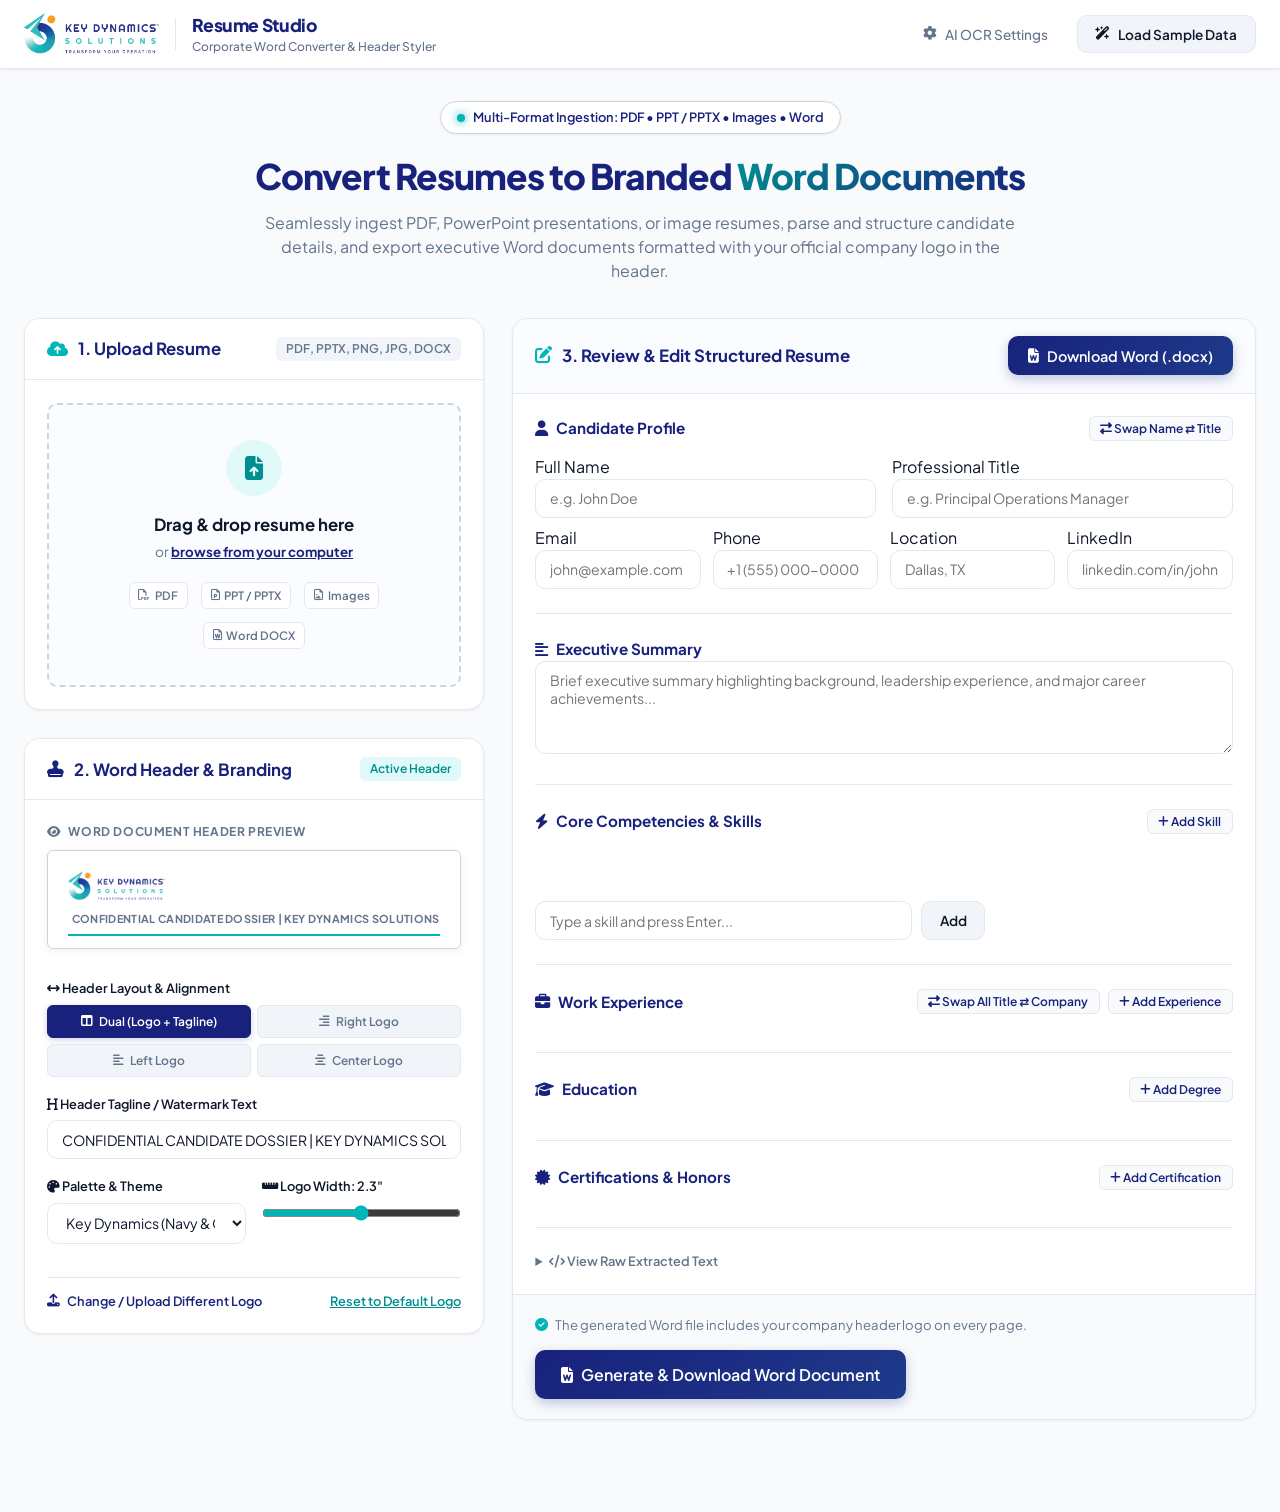
<file: templates/index.html>
<!DOCTYPE html>
<html lang="en">
<head>
  <meta charset="UTF-8">
  <meta name="viewport" content="width=device-width, initial-scale=1.0">
  <title>Key Dynamics Solutions | Enterprise Resume to Word (.docx) Converter</title>
  <link rel="preconnect" href="https://fonts.googleapis.com">
  <link rel="preconnect" href="https://fonts.gstatic.com" crossorigin>
  <link href="https://fonts.googleapis.com/css2?family=Plus+Jakarta+Sans:wght@300;400;500;600;700;800&family=JetBrains+Mono:wght@400;500&display=swap" rel="stylesheet">
  <link rel="stylesheet" href="https://cdnjs.cloudflare.com/ajax/libs/font-awesome/6.5.1/css/all.min.css">
  <link rel="stylesheet" href="/static/css/style.css">
</head>
<body>

  <!-- Top Navigation Bar -->
  <header class="app-navbar">
    <div class="nav-container">
      <div class="brand-group">
        <img src="/static/images/company_logo.png" alt="Key Dynamics Solutions" class="nav-logo" id="navLogoImg">
        <div class="brand-divider"></div>
        <div class="brand-title-box">
          <span class="app-title">Resume Studio</span>
          <span class="app-subtitle">Corporate Word Converter & Header Styler</span>
        </div>
      </div>
      <div class="nav-actions">
        <button class="btn-ghost" id="openSettingsBtn" title="AI & API Settings">
          <i class="fa-solid fa-gear"></i> AI OCR Settings
        </button>
        <button class="btn-secondary" id="loadSampleBtn" title="Load sample resume to test immediately">
          <i class="fa-solid fa-wand-magic-sparkles"></i> Load Sample Data
        </button>
      </div>
    </div>
  </header>

  <!-- Main Container -->
  <main class="main-content">
    
    <!-- Hero Banner -->
    <section class="hero-section">
      <div class="hero-content">
        <div class="badge-pill">
          <span class="badge-dot"></span>
          <span>Multi-Format Ingestion: PDF • PPT / PPTX • Images • Word</span>
        </div>
        <h1>Convert Resumes to Branded <span>Word Documents</span></h1>
        <p>Seamlessly ingest PDF, PowerPoint presentations, or image resumes, parse and structure candidate details, and export executive Word documents formatted with your official company logo in the header.</p>
      </div>
    </section>

    <!-- Two-Column Workflow Section -->
    <div class="workflow-grid">
      
      <!-- LEFT COLUMN: Upload & Document Header Configuration -->
      <div class="config-column">
        
        <!-- Upload Card -->
        <div class="card upload-card">
          <div class="card-header">
            <div class="card-title">
              <i class="fa-solid fa-cloud-arrow-up text-cyan"></i>
              <span>1. Upload Resume</span>
            </div>
            <span class="file-badge">PDF, PPTX, PNG, JPG, DOCX</span>
          </div>

          <div class="dropzone" id="dropzone">
            <input type="file" id="resumeFileInput" accept=".pdf,.pptx,.ppt,.png,.jpg,.jpeg,.webp,.docx,.txt" hidden>
            <div class="dropzone-inner" id="dropzoneContent">
              <div class="upload-icon-circle">
                <i class="fa-solid fa-file-arrow-up"></i>
              </div>
              <h3>Drag & drop resume here</h3>
              <p>or <button type="button" class="link-btn" id="browseFileBtn">browse from your computer</button></p>
              <div class="supported-formats">
                <span><i class="fa-regular fa-file-pdf"></i> PDF</span>
                <span><i class="fa-regular fa-file-powerpoint"></i> PPT / PPTX</span>
                <span><i class="fa-regular fa-file-image"></i> Images</span>
                <span><i class="fa-regular fa-file-word"></i> Word DOCX</span>
              </div>
            </div>

            <!-- Uploading / Processing State -->
            <div class="processing-state" id="processingState" style="display: none;">
              <div class="spinner"></div>
              <h4 id="processingTitle">Extracting resume structure...</h4>
              <p id="processingSubtitle">Analyzing text, dates, roles and competencies</p>
            </div>
          </div>

          <div class="active-file-strip" id="activeFileStrip" style="display: none;">
            <div class="file-info-col">
              <i class="fa-solid fa-file-lines file-icon"></i>
              <div>
                <strong id="activeFileName">resume.pdf</strong>
                <span id="activeFileType">PDF Document</span>
              </div>
            </div>
            <button class="btn-icon" id="clearFileBtn" title="Remove file"><i class="fa-solid fa-xmark"></i></button>
          </div>
        </div>

        <!-- Word Document Header Styler Card -->
        <div class="card header-styler-card">
          <div class="card-header">
            <div class="card-title">
              <i class="fa-solid fa-stamp text-indigo"></i>
              <span>2. Word Header & Branding</span>
            </div>
            <span class="badge-status">Active Header</span>
          </div>

          <!-- Live Header Preview -->
          <div class="header-preview-container">
            <div class="preview-label"><i class="fa-solid fa-eye"></i> Word Document Header Preview</div>
            <div class="word-header-mockup" id="headerMockup">
              <div class="mockup-logo-wrap" id="mockupLogoWrap">
                <img src="/static/images/company_logo.png" alt="Company Logo" id="headerMockupImg">
              </div>
              <div class="mockup-tagline" id="mockupTaglineText">
                CONFIDENTIAL CANDIDATE DOSSIER | KEY DYNAMICS SOLUTIONS
              </div>
              <div class="mockup-divider" id="mockupDivider"></div>
            </div>
          </div>

          <!-- Styler Controls -->
          <div class="controls-form">
            
            <div class="control-group">
              <label for="headerAlignSelect"><i class="fa-solid fa-arrows-left-right"></i> Header Layout & Alignment</label>
              <div class="segmented-control" id="headerAlignSegment">
                <button type="button" class="seg-btn active" data-align="dual">
                  <i class="fa-solid fa-table-columns"></i> Dual (Logo + Tagline)
                </button>
                <button type="button" class="seg-btn" data-align="right">
                  <i class="fa-solid fa-align-right"></i> Right Logo
                </button>
                <button type="button" class="seg-btn" data-align="left">
                  <i class="fa-solid fa-align-left"></i> Left Logo
                </button>
                <button type="button" class="seg-btn" data-align="center">
                  <i class="fa-solid fa-align-center"></i> Center Logo
                </button>
              </div>
            </div>

            <div class="control-group">
              <label for="headerTaglineInput"><i class="fa-solid fa-heading"></i> Header Tagline / Watermark Text</label>
              <input type="text" id="headerTaglineInput" class="form-input" value="CONFIDENTIAL CANDIDATE DOSSIER | KEY DYNAMICS SOLUTIONS">
            </div>

            <div class="control-row">
              <div class="control-group flex-1">
                <label for="themeSelect"><i class="fa-solid fa-palette"></i> Palette & Theme</label>
                <select id="themeSelect" class="form-select">
                  <option value="key_dynamics" selected>Key Dynamics (Navy & Cyan)</option>
                  <option value="modern_teal">Modern Teal & Cyan</option>
                  <option value="classic_blue">Corporate Royal Blue</option>
                  <option value="sleek_dark">Sleek Charcoal & Platinum</option>
                </select>
              </div>

              <div class="control-group flex-1">
                <label for="logoSizeRange"><i class="fa-solid fa-ruler-horizontal"></i> Logo Width: <span id="logoSizeLabel">2.3"</span></label>
                <input type="range" id="logoSizeRange" min="1.6" max="3.0" step="0.1" value="2.3" class="form-range">
              </div>
            </div>

            <!-- Custom Logo Upload Toggle -->
            <div class="logo-swap-row">
              <label class="custom-logo-label" for="customLogoInput">
                <i class="fa-solid fa-upload"></i> Change / Upload Different Logo
              </label>
              <input type="file" id="customLogoInput" accept="image/*" hidden>
              <button type="button" class="btn-link" id="resetLogoBtn">Reset to Default Logo</button>
            </div>

          </div>
        </div>

      </div>

      <!-- RIGHT COLUMN: Parsed Resume Editor & Live Document Structure -->
      <div class="editor-column">
        
        <div class="card editor-card">
          <div class="card-header editor-header">
            <div class="card-title">
              <i class="fa-solid fa-pen-to-square text-cyan"></i>
              <span>3. Review & Edit Structured Resume</span>
            </div>
            <div class="editor-actions">
              <button class="btn-primary" id="generateDocxBtn">
                <i class="fa-solid fa-file-word"></i> Download Word (.docx)
              </button>
            </div>
          </div>

          <!-- Notification Banner for Scanned or Image File -->
          <div class="info-alert" id="ocrAlert" style="display: none;">
            <i class="fa-solid fa-circle-info"></i>
            <div>
              <strong>Image / Graphic Resume Detected:</strong> For direct OCR parsing of pictures and scans, enter your Gemini API key in <strong>AI OCR Settings</strong> or you can review and type details directly into the fields below.
            </div>
          </div>

          <div class="editor-body">
            
            <!-- Candidate Identity -->
            <div class="form-section">
              <div class="section-header-row">
                <h4 class="section-title"><i class="fa-solid fa-user"></i> Candidate Profile</h4>
                <button type="button" class="btn-xs" id="swapNameTitleBtn" title="Swap Full Name and Professional Title"><i class="fa-solid fa-right-left"></i> Swap Name ⇄ Title</button>
              </div>
              <div class="grid-2">
                <div class="form-group">
                  <label>Full Name</label>
                  <input type="text" id="candFullName" class="form-input" placeholder="e.g. John Doe">
                </div>
                <div class="form-group">
                  <label>Professional Title</label>
                  <input type="text" id="candTitle" class="form-input" placeholder="e.g. Principal Operations Manager">
                </div>
              </div>

              <div class="grid-4 mt-2">
                <div class="form-group">
                  <label>Email</label>
                  <input type="email" id="candEmail" class="form-input" placeholder="john@example.com">
                </div>
                <div class="form-group">
                  <label>Phone</label>
                  <input type="text" id="candPhone" class="form-input" placeholder="+1 (555) 000-0000">
                </div>
                <div class="form-group">
                  <label>Location</label>
                  <input type="text" id="candLocation" class="form-input" placeholder="Dallas, TX">
                </div>
                <div class="form-group">
                  <label>LinkedIn</label>
                  <input type="text" id="candLinkedin" class="form-input" placeholder="linkedin.com/in/johndoe">
                </div>
              </div>
            </div>

            <!-- Professional Summary -->
            <div class="form-section">
              <h4 class="section-title"><i class="fa-solid fa-align-left"></i> Executive Summary</h4>
              <textarea id="candSummary" class="form-textarea" rows="4" placeholder="Brief executive summary highlighting background, leadership experience, and major career achievements..."></textarea>
            </div>

            <!-- Core Skills -->
            <div class="form-section">
              <div class="section-header-row">
                <h4 class="section-title"><i class="fa-solid fa-bolt"></i> Core Competencies & Skills</h4>
                <button type="button" class="btn-xs" id="addSkillBtn"><i class="fa-solid fa-plus"></i> Add Skill</button>
              </div>
              <div class="skills-tags-container" id="skillsContainer">
                <!-- Dynamically populated tags -->
              </div>
              <div class="quick-add-skill-row">
                <input type="text" id="newSkillInput" class="form-input" placeholder="Type a skill and press Enter...">
                <button type="button" class="btn-secondary" id="confirmAddSkillBtn">Add</button>
              </div>
            </div>

            <!-- Work Experience -->
            <div class="form-section">
              <div class="section-header-row">
                <h4 class="section-title"><i class="fa-solid fa-briefcase"></i> Work Experience</h4>
                <div class="section-actions-row">
                  <button type="button" class="btn-xs" id="swapAllExpBtn" title="Swap Job Title and Company Name for all roles"><i class="fa-solid fa-right-left"></i> Swap All Title ⇄ Company</button>
                  <button type="button" class="btn-xs" id="addExpBtn"><i class="fa-solid fa-plus"></i> Add Experience</button>
                </div>
              </div>
              <div class="dynamic-items-container" id="experienceContainer">
                <!-- Experience items populated dynamically -->
              </div>
            </div>

            <!-- Education -->
            <div class="form-section">
              <div class="section-header-row">
                <h4 class="section-title"><i class="fa-solid fa-graduation-cap"></i> Education</h4>
                <button type="button" class="btn-xs" id="addEduBtn"><i class="fa-solid fa-plus"></i> Add Degree</button>
              </div>
              <div class="dynamic-items-container" id="educationContainer">
                <!-- Education items populated dynamically -->
              </div>
            </div>

            <!-- Certifications -->
            <div class="form-section">
              <div class="section-header-row">
                <h4 class="section-title"><i class="fa-solid fa-certificate"></i> Certifications & Honors</h4>
                <button type="button" class="btn-xs" id="addCertBtn"><i class="fa-solid fa-plus"></i> Add Certification</button>
              </div>
              <div class="certs-list-container" id="certsContainer">
                <!-- Cert items populated dynamically -->
              </div>
            </div>

            <!-- Raw Extracted Text Drawer (for transparency / debugging) -->
            <details class="raw-text-details">
              <summary><i class="fa-solid fa-code"></i> View Raw Extracted Text</summary>
              <textarea id="rawExtractedText" class="form-textarea code-font mt-2" rows="6" readonly></textarea>
            </details>

          </div>

          <div class="card-footer">
            <div class="footer-hint">
              <i class="fa-solid fa-circle-check text-cyan"></i> The generated Word file includes your company header logo on every page.
            </div>
            <button class="btn-primary btn-lg" id="generateDocxBtnBottom">
              <i class="fa-solid fa-file-word"></i> Generate & Download Word Document
            </button>
          </div>
        </div>

      </div>

    </div>

  </main>

  <!-- Download Ready Modal -->
  <div class="modal-backdrop" id="downloadModal" style="display: none;">
    <div class="modal-dialog">
      <div class="modal-header">
        <div class="modal-title">
          <i class="fa-solid fa-circle-check text-cyan"></i>
          <span>Document Successfully Converted!</span>
        </div>
        <button class="modal-close" id="closeModalBtn"><i class="fa-solid fa-xmark"></i></button>
      </div>
      <div class="modal-body text-center">
        <div class="modal-file-icon">
          <i class="fa-solid fa-file-word"></i>
        </div>
        <h3 id="modalDocName">Alexander_Morgan_KeyDynamics_Resume.docx</h3>
        <p class="modal-desc">Your branded Word document has been generated with the <strong>Key Dynamics Solutions</strong> header logo, typography, and styling.</p>
        
        <div class="modal-actions">
          <a href="#" id="modalDownloadLink" class="btn-primary btn-lg" download>
            <i class="fa-solid fa-download"></i> Download Word File (.docx)
          </a>
          <button type="button" class="btn-secondary" id="modalDismissBtn">Done</button>
        </div>
      </div>
    </div>
  </div>

  <!-- Settings / API Key Modal -->
  <div class="modal-backdrop" id="settingsModal" style="display: none;">
    <div class="modal-dialog">
      <div class="modal-header">
        <div class="modal-title">
          <i class="fa-solid fa-gear text-indigo"></i>
          <span>AI OCR & Vision Settings</span>
        </div>
        <button class="modal-close" id="closeSettingsBtn"><i class="fa-solid fa-xmark"></i></button>
      </div>
      <div class="modal-body">
        <p class="settings-desc">
          Pure text parsing for PDF, PPTX, and DOCX runs completely locally without any API key. If you are uploading <strong>scanned image resumes (PNG/JPG)</strong> or want Google Gemini 2.5 Flash to automatically detect complex layouts, provide your Gemini API key below:
        </p>
        <div class="form-group mt-3">
          <label for="geminiApiKeyInput">Google Gemini API Key (Optional)</label>
          <input type="password" id="geminiApiKeyInput" class="form-input" placeholder="AIzaSy...">
          <small class="form-hint">Stored only in your browser session for direct parsing.</small>
        </div>
        <div class="modal-actions mt-4">
          <button type="button" class="btn-primary" id="saveSettingsBtn">Save Settings</button>
          <button type="button" class="btn-secondary" id="cancelSettingsBtn">Close</button>
        </div>
      </div>
    </div>
  </div>

  <script src="/static/js/app.js"></script>
</body>
</html>
</file>
<file: static/css/style.css>
:root {
  --primary: #18227c;
  --primary-dark: #0f1754;
  --primary-light: #2c3ca8;
  --cyan: #00b5b8;
  --cyan-dark: #008f91;
  --cyan-light: #e0f9f9;
  --orange: #f7941d;
  
  --bg-main: #f8fafc;
  --bg-card: #ffffff;
  --border-color: #e2e8f0;
  --border-focus: #00b5b8;
  
  --text-main: #0f172a;
  --text-muted: #64748b;
  --text-light: #94a3b8;
  
  --radius-sm: 6px;
  --radius-md: 10px;
  --radius-lg: 16px;
  --radius-xl: 24px;
  
  --shadow-sm: 0 1px 3px rgba(0,0,0,0.06);
  --shadow-md: 0 4px 14px rgba(0,0,0,0.08);
  --shadow-lg: 0 10px 30px rgba(24, 34, 124, 0.10);
  
  --font-sans: 'Plus Jakarta Sans', system-ui, -apple-system, sans-serif;
  --font-mono: 'JetBrains Mono', monospace;
}

* {
  box-sizing: border-box;
  margin: 0;
  padding: 0;
}

body {
  font-family: var(--font-sans);
  background-color: var(--bg-main);
  color: var(--text-main);
  line-height: 1.5;
  -webkit-font-smoothing: antialiased;
}

/* NAVBAR */
.app-navbar {
  background: #ffffff;
  border-bottom: 1px solid var(--border-color);
  position: sticky;
  top: 0;
  z-index: 100;
  box-shadow: var(--shadow-sm);
}

.nav-container {
  max-width: 1440px;
  margin: 0 auto;
  padding: 0.75rem 1.5rem;
  display: flex;
  align-items: center;
  justify-content: space-between;
}

.brand-group {
  display: flex;
  align-items: center;
  gap: 1rem;
}

.nav-logo {
  height: 42px;
  width: auto;
  object-fit: contain;
}

.brand-divider {
  width: 1px;
  height: 32px;
  background-color: var(--border-color);
}

.brand-title-box {
  display: flex;
  flex-direction: column;
}

.app-title {
  font-size: 1.1rem;
  font-weight: 800;
  color: var(--primary);
  letter-spacing: -0.02em;
}

.app-subtitle {
  font-size: 0.75rem;
  color: var(--text-muted);
  font-weight: 500;
}

.nav-actions {
  display: flex;
  align-items: center;
  gap: 0.75rem;
}

/* BUTTONS */
button {
  font-family: var(--font-sans);
  cursor: pointer;
  transition: all 0.2s ease;
}

.btn-primary {
  background: linear-gradient(135deg, var(--primary) 0%, #1e3a8a 100%);
  color: #ffffff;
  border: none;
  padding: 0.65rem 1.25rem;
  border-radius: var(--radius-md);
  font-weight: 600;
  font-size: 0.9rem;
  display: inline-flex;
  align-items: center;
  gap: 0.5rem;
  box-shadow: 0 4px 12px rgba(24, 34, 124, 0.25);
}

.btn-primary:hover {
  background: linear-gradient(135deg, var(--primary-light) 0%, var(--primary) 100%);
  transform: translateY(-1px);
  box-shadow: 0 6px 16px rgba(24, 34, 124, 0.35);
}

.btn-secondary {
  background: #f1f5f9;
  color: var(--text-main);
  border: 1px solid var(--border-color);
  padding: 0.6rem 1.1rem;
  border-radius: var(--radius-md);
  font-weight: 600;
  font-size: 0.85rem;
  display: inline-flex;
  align-items: center;
  gap: 0.5rem;
}

.btn-secondary:hover {
  background: #e2e8f0;
  border-color: #cbd5e1;
}

.btn-ghost {
  background: transparent;
  color: var(--text-muted);
  border: 1px solid transparent;
  padding: 0.6rem 1rem;
  border-radius: var(--radius-md);
  font-weight: 500;
  font-size: 0.85rem;
  display: inline-flex;
  align-items: center;
  gap: 0.5rem;
}

.btn-ghost:hover {
  background: #f1f5f9;
  color: var(--primary);
}

.btn-lg {
  padding: 0.85rem 1.6rem;
  font-size: 1rem;
}

.btn-xs {
  background: #f8fafc;
  border: 1px solid var(--border-color);
  color: var(--primary);
  padding: 0.25rem 0.65rem;
  border-radius: var(--radius-sm);
  font-size: 0.75rem;
  font-weight: 600;
}

.btn-xs:hover {
  background: var(--cyan-light);
  border-color: var(--cyan);
}

.btn-link {
  background: none;
  border: none;
  color: var(--cyan-dark);
  font-size: 0.8rem;
  font-weight: 600;
  text-decoration: underline;
  cursor: pointer;
}

.btn-icon {
  background: #f1f5f9;
  border: none;
  width: 32px;
  height: 32px;
  border-radius: 50%;
  display: flex;
  align-items: center;
  justify-content: center;
  color: var(--text-muted);
}

.btn-icon:hover {
  background: #fee2e2;
  color: #ef4444;
}

/* MAIN LAYOUT */
.main-content {
  max-width: 1440px;
  margin: 0 auto;
  padding: 2rem 1.5rem 4rem;
}

.hero-section {
  text-align: center;
  margin-bottom: 2.2rem;
}

.badge-pill {
  display: inline-flex;
  align-items: center;
  gap: 0.5rem;
  background: #ffffff;
  border: 1px solid #cbd5e1;
  padding: 0.35rem 1rem;
  border-radius: 999px;
  font-size: 0.8rem;
  font-weight: 600;
  color: var(--primary);
  margin-bottom: 1rem;
  box-shadow: var(--shadow-sm);
}

.badge-dot {
  width: 8px;
  height: 8px;
  background: var(--cyan);
  border-radius: 50%;
  box-shadow: 0 0 8px var(--cyan);
}

.hero-section h1 {
  font-size: 2.2rem;
  font-weight: 800;
  color: var(--primary);
  letter-spacing: -0.03em;
  margin-bottom: 0.5rem;
}

.hero-section h1 span {
  color: var(--cyan-dark);
  background: linear-gradient(135deg, var(--cyan-dark) 0%, var(--primary) 100%);
  -webkit-background-clip: text;
  -webkit-text-fill-color: transparent;
}

.hero-section p {
  color: var(--text-muted);
  font-size: 1rem;
  max-width: 760px;
  margin: 0 auto;
}

/* WORKFLOW GRID */
.workflow-grid {
  display: grid;
  grid-template-columns: 460px 1fr;
  gap: 1.75rem;
  align-items: start;
}

@media (max-width: 1100px) {
  .workflow-grid {
    grid-template-columns: 1fr;
  }
}

.card {
  background: var(--bg-card);
  border: 1px solid var(--border-color);
  border-radius: var(--radius-lg);
  box-shadow: var(--shadow-sm);
  overflow: hidden;
  margin-bottom: 1.75rem;
}

.card-header {
  padding: 1.1rem 1.4rem;
  border-bottom: 1px solid var(--border-color);
  display: flex;
  align-items: center;
  justify-content: space-between;
  background: #ffffff;
}

.card-title {
  font-size: 1.05rem;
  font-weight: 700;
  color: var(--primary);
  display: flex;
  align-items: center;
  gap: 0.6rem;
}

.file-badge, .badge-status {
  font-size: 0.75rem;
  font-weight: 600;
  padding: 0.2rem 0.6rem;
  border-radius: var(--radius-sm);
  background: #f1f5f9;
  color: var(--text-muted);
}

.badge-status {
  background: var(--cyan-light);
  color: var(--cyan-dark);
}

/* UPLOAD ZONE */
.dropzone {
  margin: 1.4rem;
  border: 2px dashed #cbd5e1;
  border-radius: var(--radius-md);
  padding: 2.2rem 1.5rem;
  text-align: center;
  background: #fafcff;
  cursor: pointer;
  transition: all 0.2s ease;
}

.dropzone:hover, .dropzone.drag-active {
  border-color: var(--cyan);
  background: #f0fdfe;
}

.upload-icon-circle {
  width: 56px;
  height: 56px;
  background: var(--cyan-light);
  color: var(--cyan-dark);
  border-radius: 50%;
  display: flex;
  align-items: center;
  justify-content: center;
  font-size: 1.5rem;
  margin: 0 auto 1rem;
}

.dropzone h3 {
  font-size: 1.05rem;
  font-weight: 700;
  color: var(--text-main);
  margin-bottom: 0.35rem;
}

.dropzone p {
  font-size: 0.85rem;
  color: var(--text-muted);
  margin-bottom: 1.2rem;
}

.link-btn {
  background: none;
  border: none;
  color: var(--primary);
  font-weight: 700;
  text-decoration: underline;
  cursor: pointer;
}

.supported-formats {
  display: flex;
  justify-content: center;
  gap: 0.8rem;
  flex-wrap: wrap;
}

.supported-formats span {
  font-size: 0.72rem;
  font-weight: 600;
  color: var(--text-muted);
  background: #ffffff;
  border: 1px solid var(--border-color);
  padding: 0.25rem 0.55rem;
  border-radius: var(--radius-sm);
  display: flex;
  align-items: center;
  gap: 0.3rem;
}

.active-file-strip {
  margin: 0 1.4rem 1.4rem;
  padding: 0.75rem 1rem;
  background: #f8fafc;
  border: 1px solid var(--border-color);
  border-radius: var(--radius-md);
  display: flex;
  align-items: center;
  justify-content: space-between;
}

.file-info-col {
  display: flex;
  align-items: center;
  gap: 0.75rem;
}

.file-icon {
  font-size: 1.4rem;
  color: var(--primary);
}

.file-info-col strong {
  display: block;
  font-size: 0.85rem;
  color: var(--text-main);
}

.file-info-col span {
  font-size: 0.75rem;
  color: var(--text-muted);
}

/* PROCESSING STATE */
.processing-state {
  padding: 1.5rem 0;
}

.spinner {
  width: 44px;
  height: 44px;
  border: 4px solid var(--cyan-light);
  border-top-color: var(--cyan);
  border-radius: 50%;
  animation: spin 0.8s linear infinite;
  margin: 0 auto 1rem;
}

@keyframes spin {
  to { transform: rotate(360deg); }
}

/* HEADER STYLER CARD & LIVE PREVIEW */
.header-preview-container {
  padding: 1.4rem 1.4rem 0.5rem;
}

.preview-label {
  font-size: 0.75rem;
  font-weight: 700;
  text-transform: uppercase;
  letter-spacing: 0.05em;
  color: var(--text-muted);
  margin-bottom: 0.6rem;
  display: flex;
  align-items: center;
  gap: 0.4rem;
}

.word-header-mockup {
  background: #ffffff;
  border: 1px solid #cbd5e1;
  box-shadow: 0 2px 10px rgba(0,0,0,0.06);
  border-radius: var(--radius-sm);
  padding: 1rem 1.25rem 0.75rem;
  position: relative;
  min-height: 90px;
}

.mockup-logo-wrap {
  display: flex;
  margin-bottom: 0.35rem;
}

.mockup-logo-wrap img {
  height: 38px;
  width: auto;
  object-fit: contain;
  transition: all 0.2s;
}

.mockup-tagline {
  font-size: 0.68rem;
  font-weight: 700;
  color: var(--text-muted);
  letter-spacing: 0.03em;
  text-align: right;
  margin-bottom: 0.4rem;
}

.mockup-divider {
  height: 2px;
  background-color: var(--cyan);
  width: 100%;
}

/* Alignment variations on the mockup */
.word-header-mockup.align-right .mockup-logo-wrap {
  justify-content: flex-end;
}
.word-header-mockup.align-left .mockup-logo-wrap {
  justify-content: flex-start;
}
.word-header-mockup.align-center .mockup-logo-wrap {
  justify-content: center;
}
.word-header-mockup.align-center .mockup-tagline {
  text-align: center;
}
.word-header-mockup.align-left .mockup-tagline {
  text-align: left;
}
.word-header-mockup.align-dual {
  display: flex;
  flex-direction: column;
}
.word-header-mockup.align-dual .mockup-top-row {
  display: flex;
  align-items: center;
  justify-content: space-between;
}

/* CONTROLS FORM */
.controls-form {
  padding: 1.4rem;
}

.control-group {
  margin-bottom: 1.1rem;
}

.control-group label {
  display: block;
  font-size: 0.8rem;
  font-weight: 600;
  color: var(--text-main);
  margin-bottom: 0.4rem;
}

.control-row {
  display: flex;
  gap: 1rem;
}

.flex-1 {
  flex: 1;
}

.segmented-control {
  display: grid;
  grid-template-columns: repeat(2, 1fr);
  gap: 0.4rem;
}

.seg-btn {
  background: #f1f5f9;
  border: 1px solid var(--border-color);
  padding: 0.5rem 0.6rem;
  font-size: 0.75rem;
  font-weight: 600;
  border-radius: var(--radius-sm);
  color: var(--text-muted);
  display: flex;
  align-items: center;
  justify-content: center;
  gap: 0.4rem;
}

.seg-btn:hover {
  background: #e2e8f0;
}

.seg-btn.active {
  background: var(--primary);
  border-color: var(--primary);
  color: #ffffff;
  box-shadow: 0 2px 6px rgba(24, 34, 124, 0.2);
}

.form-input, .form-select, .form-textarea {
  width: 100%;
  padding: 0.6rem 0.85rem;
  border: 1px solid var(--border-color);
  border-radius: var(--radius-md);
  font-family: var(--font-sans);
  font-size: 0.88rem;
  color: var(--text-main);
  background: #ffffff;
  transition: border-color 0.2s;
}

.form-input:focus, .form-select:focus, .form-textarea:focus {
  outline: none;
  border-color: var(--border-focus);
  box-shadow: 0 0 0 3px rgba(0, 181, 184, 0.15);
}

.form-range {
  width: 100%;
  accent-color: var(--cyan);
}

.logo-swap-row {
  display: flex;
  align-items: center;
  justify-content: space-between;
  margin-top: 1rem;
  padding-top: 0.85rem;
  border-top: 1px solid var(--border-color);
}

.custom-logo-label {
  font-size: 0.8rem;
  font-weight: 600;
  color: var(--primary);
  cursor: pointer;
  display: inline-flex;
  align-items: center;
  gap: 0.4rem;
}

.custom-logo-label:hover {
  color: var(--cyan-dark);
}

/* RIGHT COLUMN: RESUME EDITOR */
.editor-card {
  min-height: 800px;
}

.editor-header {
  background: #fafcff;
}

.info-alert {
  margin: 1.25rem 1.4rem 0;
  padding: 0.85rem 1rem;
  background: #fffbeb;
  border: 1px solid #fef3c7;
  border-radius: var(--radius-md);
  color: #92400e;
  font-size: 0.85rem;
  display: flex;
  align-items: flex-start;
  gap: 0.75rem;
}

.info-alert i {
  font-size: 1.1rem;
  margin-top: 0.15rem;
  color: #f59e0b;
}

.editor-body {
  padding: 1.4rem;
}

.form-section {
  padding-bottom: 1.5rem;
  margin-bottom: 1.5rem;
  border-bottom: 1px solid var(--border-color);
}

.form-section:last-child {
  border-bottom: none;
}

.section-header-row {
  display: flex;
  align-items: center;
  justify-content: space-between;
  margin-bottom: 0.85rem;
}

.section-title {
  font-size: 0.95rem;
  font-weight: 700;
  color: var(--primary);
  display: flex;
  align-items: center;
  gap: 0.5rem;
}

.grid-2 {
  display: grid;
  grid-template-columns: repeat(2, 1fr);
  gap: 1rem;
}

.grid-2-swap {
  display: flex;
  align-items: flex-end;
  gap: 0.6rem;
}

.btn-swap-single {
  background: #f1f5f9;
  border: 1px solid var(--border-color);
  color: var(--primary);
  height: 38px;
  width: 38px;
  border-radius: var(--radius-md);
  display: flex;
  align-items: center;
  justify-content: center;
  margin-bottom: 2px;
  cursor: pointer;
  flex-shrink: 0;
  transition: all 0.2s ease;
}

.btn-swap-single:hover {
  background: var(--cyan-light);
  border-color: var(--cyan);
  color: var(--cyan-dark);
  transform: rotate(180deg);
}

.input-swapped {
  background-color: #ecfeff !important;
  border-color: #06b6d4 !important;
  transition: background-color 0.4s ease;
}

.section-actions-row {
  display: flex;
  align-items: center;
  gap: 0.5rem;
}

.grid-4 {
  display: grid;
  grid-template-columns: repeat(4, 1fr);
  gap: 0.75rem;
}

@media (max-width: 768px) {
  .grid-2, .grid-4 {
    grid-template-columns: 1fr;
  }
}

.mt-2 { margin-top: 0.5rem; }
.mt-3 { margin-top: 0.75rem; }
.mt-4 { margin-top: 1rem; }

/* SKILLS TAGS */
.skills-tags-container {
  display: flex;
  flex-wrap: wrap;
  gap: 0.5rem;
  margin-bottom: 0.85rem;
  min-height: 40px;
}

.skill-tag {
  background: #f1f5f9;
  border: 1px solid #cbd5e1;
  color: var(--text-main);
  padding: 0.25rem 0.7rem;
  border-radius: 999px;
  font-size: 0.8rem;
  font-weight: 600;
  display: inline-flex;
  align-items: center;
  gap: 0.4rem;
}

.skill-tag button {
  background: none;
  border: none;
  color: var(--text-muted);
  cursor: pointer;
  padding: 0;
  font-size: 0.75rem;
}

.skill-tag button:hover {
  color: #ef4444;
}

.quick-add-skill-row {
  display: flex;
  gap: 0.6rem;
  max-width: 450px;
}

/* DYNAMIC ITEMS (EXPERIENCE & EDUCATION) */
.item-card {
  background: #f8fafc;
  border: 1px solid var(--border-color);
  border-radius: var(--radius-md);
  padding: 1rem;
  margin-bottom: 1rem;
  position: relative;
}

.item-delete-btn {
  position: absolute;
  top: 0.75rem;
  right: 0.75rem;
  background: none;
  border: none;
  color: #94a3b8;
  cursor: pointer;
  font-size: 0.9rem;
}

.item-delete-btn:hover {
  color: #ef4444;
}

.bullet-item-row {
  display: flex;
  align-items: center;
  gap: 0.5rem;
  margin-top: 0.4rem;
}

.bullet-item-row input {
  flex: 1;
}

.bullet-remove-btn {
  background: none;
  border: none;
  color: #cbd5e1;
  cursor: pointer;
}

.bullet-remove-btn:hover {
  color: #ef4444;
}

.add-bullet-link {
  background: none;
  border: none;
  color: var(--cyan-dark);
  font-size: 0.75rem;
  font-weight: 600;
  margin-top: 0.5rem;
  cursor: pointer;
  display: inline-flex;
  align-items: center;
  gap: 0.3rem;
}

/* RAW TEXT DETAILS */
.raw-text-details summary {
  font-size: 0.8rem;
  font-weight: 600;
  color: var(--text-muted);
  cursor: pointer;
  user-select: none;
}

.code-font {
  font-family: var(--font-mono);
  font-size: 0.78rem;
}

/* FOOTER */
.card-footer {
  padding: 1.25rem 1.4rem;
  background: #f8fafc;
  border-top: 1px solid var(--border-color);
  display: flex;
  align-items: center;
  justify-content: space-between;
  flex-wrap: wrap;
  gap: 1rem;
}

.footer-hint {
  font-size: 0.82rem;
  color: var(--text-muted);
  display: flex;
  align-items: center;
  gap: 0.4rem;
}

/* MODAL */
.modal-backdrop {
  position: fixed;
  inset: 0;
  background: rgba(15, 23, 42, 0.6);
  backdrop-filter: blur(4px);
  display: flex;
  align-items: center;
  justify-content: center;
  z-index: 1000;
  padding: 1rem;
}

.modal-dialog {
  background: #ffffff;
  border-radius: var(--radius-xl);
  max-width: 520px;
  width: 100%;
  box-shadow: var(--shadow-lg);
  overflow: hidden;
  animation: modalIn 0.25s ease-out;
}

@keyframes modalIn {
  from { opacity: 0; transform: scale(0.96) translateY(10px); }
  to { opacity: 1; transform: scale(1) translateY(0); }
}

.modal-header {
  padding: 1.1rem 1.4rem;
  border-bottom: 1px solid var(--border-color);
  display: flex;
  align-items: center;
  justify-content: space-between;
}

.modal-title {
  font-size: 1.05rem;
  font-weight: 700;
  color: var(--primary);
  display: flex;
  align-items: center;
  gap: 0.5rem;
}

.modal-close {
  background: none;
  border: none;
  font-size: 1.1rem;
  color: var(--text-muted);
  cursor: pointer;
}

.modal-close:hover {
  color: var(--text-main);
}

.modal-body {
  padding: 1.75rem 1.4rem;
}

.modal-body.text-center {
  text-align: center;
}

.modal-file-icon {
  font-size: 3.5rem;
  color: #2563eb;
  margin-bottom: 1rem;
}

.modal-body h3 {
  font-size: 1.15rem;
  font-weight: 700;
  color: var(--primary);
  margin-bottom: 0.5rem;
  word-break: break-all;
}

.modal-desc {
  font-size: 0.9rem;
  color: var(--text-muted);
  margin-bottom: 1.5rem;
}

.modal-actions {
  display: flex;
  justify-content: center;
  gap: 0.75rem;
}

.text-cyan { color: var(--cyan); }
.text-indigo { color: var(--primary); }
</file>
